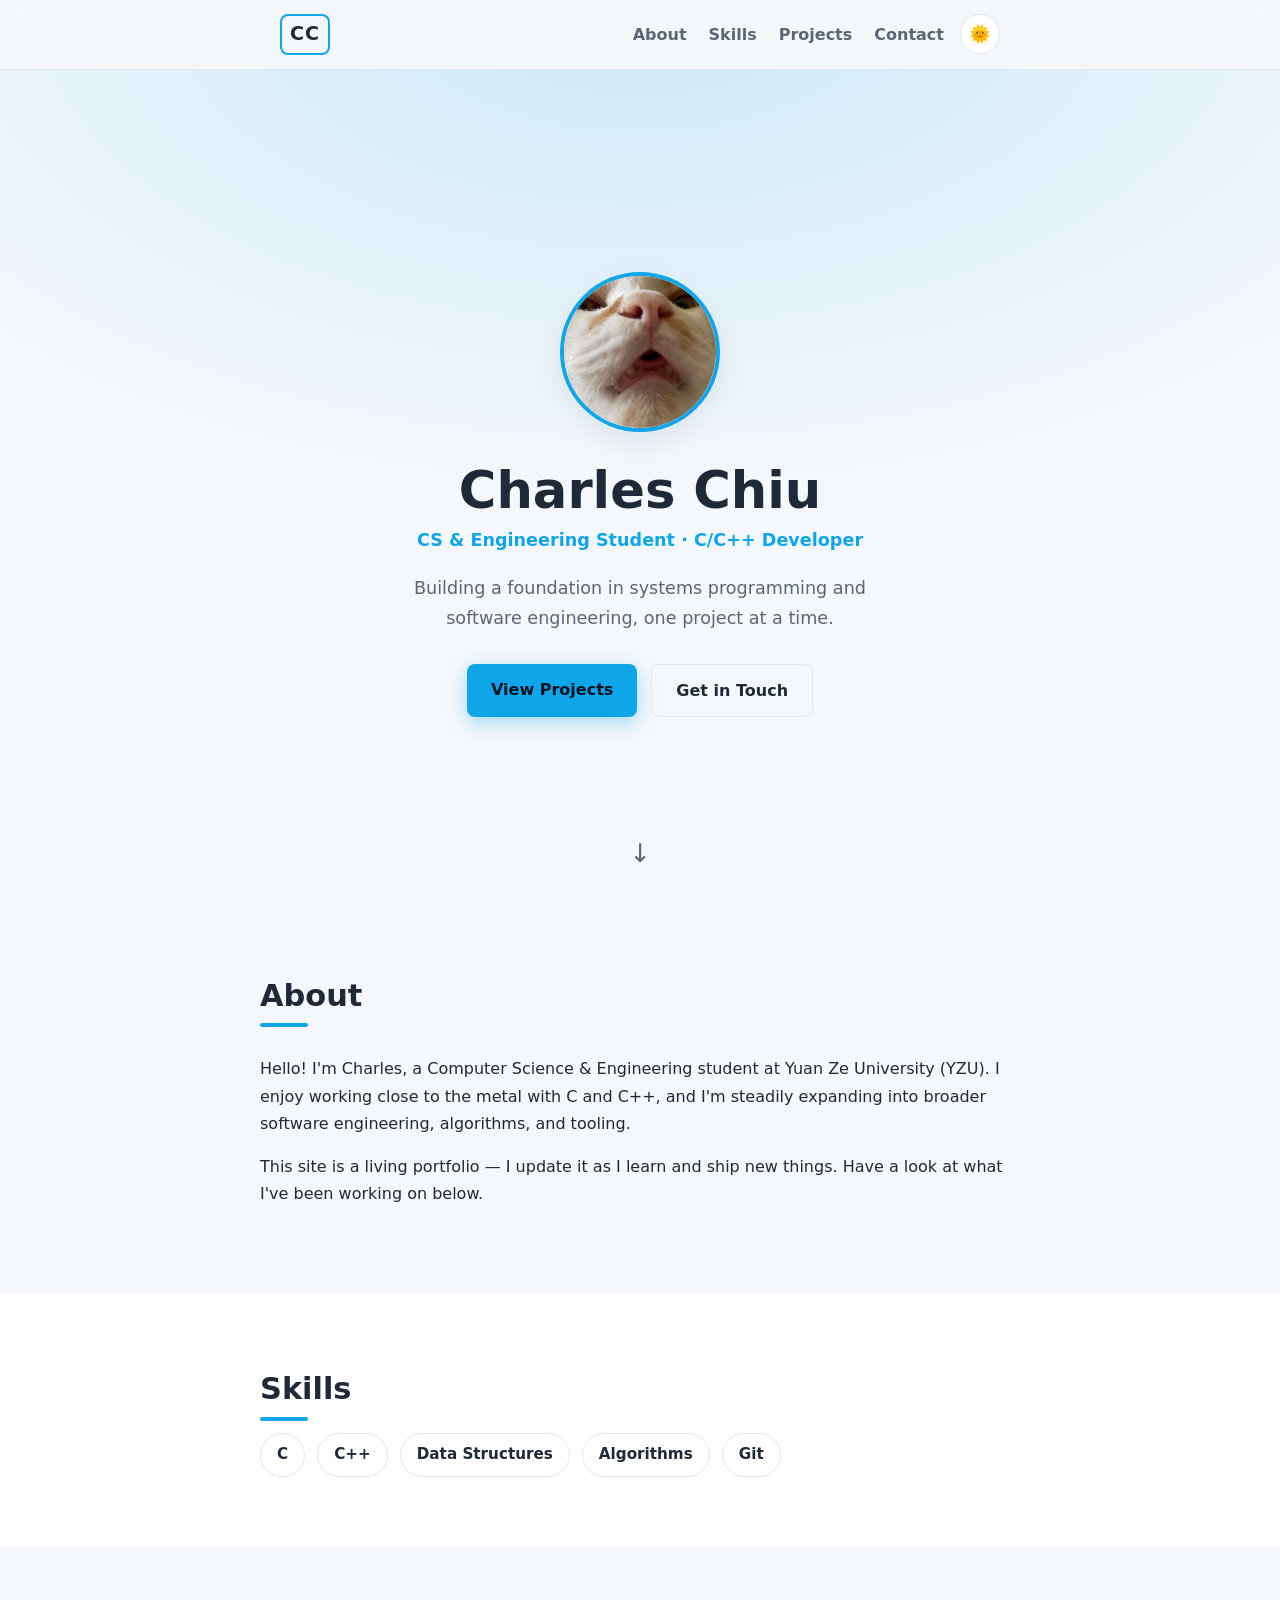
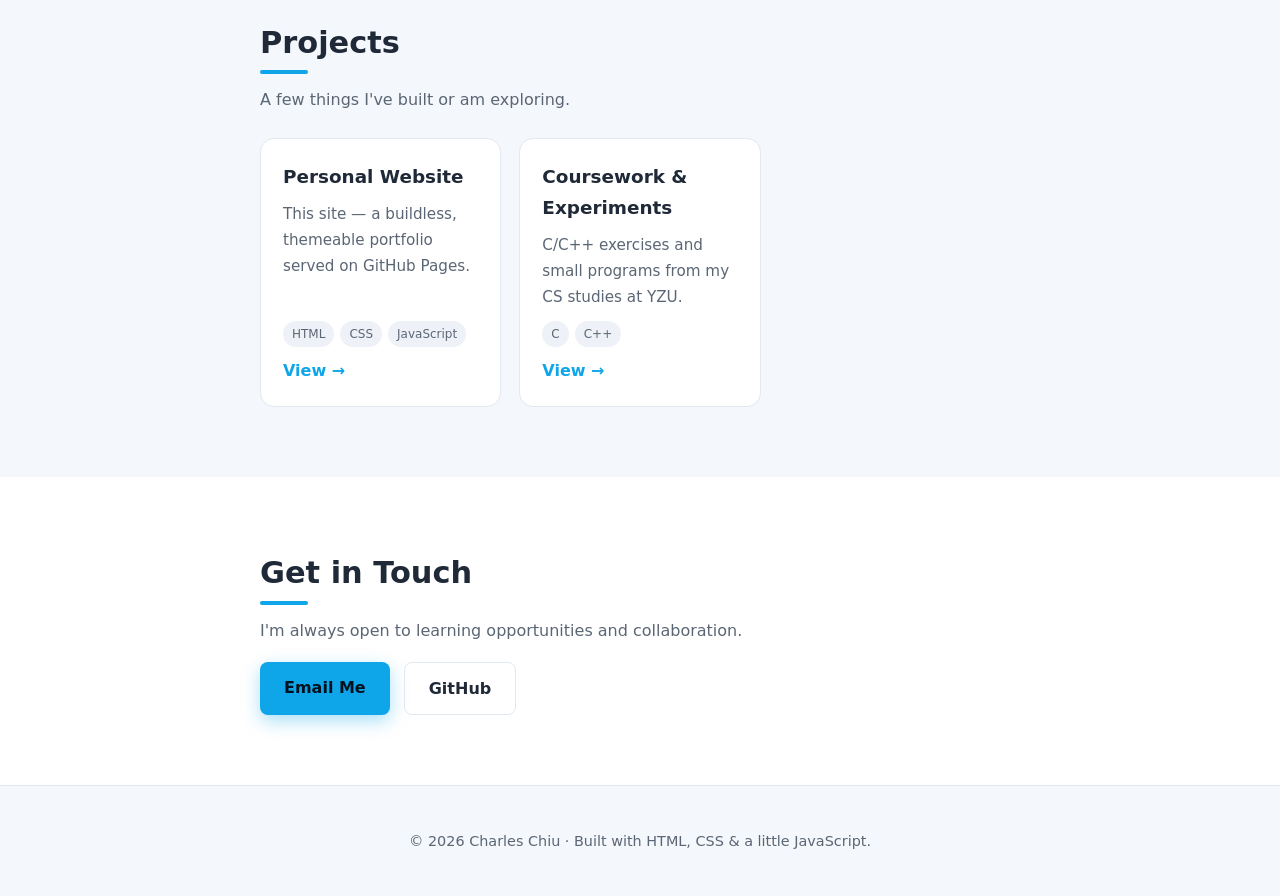
<file: index.html>
<!DOCTYPE html>
<html lang="en" data-theme="dark">
<head>
    <meta charset="UTF-8">
    <meta name="viewport" content="width=device-width, initial-scale=1.0">

    <!-- Primary meta -->
    <title>Charles Chiu — CS Student & Developer</title>
    <meta name="description" content="Charles Chiu — Computer Science & Engineering student at Yuan Ze University. C/C++ developer interested in systems programming and software engineering.">
    <meta name="author" content="Charles Chiu">
    <meta name="theme-color" content="#0f172a">

    <!-- Open Graph / social -->
    <meta property="og:type" content="website">
    <meta property="og:title" content="Charles Chiu — CS Student & Developer">
    <meta property="og:description" content="Computer Science & Engineering student at Yuan Ze University. C/C++ developer.">
    <meta property="og:image" content="https://charleschiu075.github.io/Photo.jpeg">
    <meta property="og:url" content="https://charleschiu075.github.io/">
    <meta name="twitter:card" content="summary">

    <!-- Favicon (inline SVG, no extra request) -->
    <link rel="icon" href="data:image/svg+xml,<svg xmlns='http://www.w3.org/2000/svg' viewBox='0 0 100 100'><text y='.9em' font-size='90'>👨‍💻</text></svg>">

    <!-- Set theme before paint to avoid flash of wrong theme -->
    <script>
        (function () {
            var t = localStorage.getItem("theme");
            if (!t) {
                t = (window.matchMedia &&
                    window.matchMedia("(prefers-color-scheme: light)").matches)
                    ? "light" : "dark";
            }
            document.documentElement.setAttribute("data-theme", t);
        })();
    </script>

    <link rel="preload" href="assets/css/style.css" as="style">
    <link rel="stylesheet" href="assets/css/style.css">

    <!-- Structured data for SEO -->
    <script type="application/ld+json">
    {
      "@context": "https://schema.org",
      "@type": "Person",
      "name": "Charles Chiu",
      "url": "https://charleschiu075.github.io/",
      "image": "https://charleschiu075.github.io/Photo.jpeg",
      "jobTitle": "Computer Science Student",
      "alumniOf": "Yuan Ze University",
      "knowsAbout": ["C", "C++", "Software Engineering"],
      "sameAs": ["https://github.com/charleschiu075"]
    }
    </script>
</head>
<body>
    <a class="skip-link" href="#main">Skip to content</a>

    <header class="site-header">
        <nav class="nav" aria-label="Primary">
            <a class="nav__brand" href="#top">CC</a>
            <ul class="nav__links">
                <li><a href="#about">About</a></li>
                <li><a href="#skills">Skills</a></li>
                <li><a href="#projects">Projects</a></li>
                <li><a href="#contact">Contact</a></li>
            </ul>
            <button id="theme-toggle" class="theme-toggle" type="button"
                    aria-label="Toggle color theme" title="Toggle theme">
                <span aria-hidden="true" class="theme-toggle__icon">🌙</span>
            </button>
        </nav>
    </header>

    <main id="main">
        <!-- Hero -->
        <section id="top" class="hero">
            <div class="hero__inner reveal">
                <img src="Photo.jpeg" alt="Portrait of Charles Chiu" class="hero__img" width="160" height="160">
                <h1 class="hero__name">Charles Chiu</h1>
                <p class="hero__role">CS &amp; Engineering Student · C/C++ Developer</p>
                <p class="hero__tagline">
                    Building a foundation in systems programming and software engineering,
                    one project at a time.
                </p>
                <div class="hero__actions">
                    <a class="btn btn--primary" href="#projects">View Projects</a>
                    <a class="btn btn--ghost" href="#contact">Get in Touch</a>
                </div>
            </div>
            <a class="hero__scroll" href="#about" aria-label="Scroll to about section">↓</a>
        </section>

        <!-- About -->
        <section id="about" class="section">
            <div class="section__inner reveal">
                <h2 class="section__title">About</h2>
                <p>
                    Hello! I'm Charles, a Computer Science &amp; Engineering student at
                    Yuan Ze University (YZU). I enjoy working close to the metal with
                    C and C++, and I'm steadily expanding into broader software
                    engineering, algorithms, and tooling.
                </p>
                <p>
                    This site is a living portfolio — I update it as I learn and ship
                    new things. Have a look at what I've been working on below.
                </p>
            </div>
        </section>

        <!-- Skills -->
        <section id="skills" class="section section--alt">
            <div class="section__inner reveal">
                <h2 class="section__title">Skills</h2>
                <ul class="skills" id="skills-list" aria-label="Technical skills">
                    <!-- rendered by JS from data; static fallback below -->
                    <li class="skill-tag">C</li>
                    <li class="skill-tag">C++</li>
                </ul>
            </div>
        </section>

        <!-- Projects -->
        <section id="projects" class="section">
            <div class="section__inner reveal">
                <h2 class="section__title">Projects</h2>
                <p class="section__lead">A few things I've built or am exploring.</p>
                <div class="projects" id="projects-grid">
                    <!-- rendered by JS from data/projects -->
                    <p class="projects__empty">Projects loading…</p>
                </div>
            </div>
        </section>

        <!-- Contact -->
        <section id="contact" class="section section--alt">
            <div class="section__inner reveal">
                <h2 class="section__title">Get in Touch</h2>
                <p class="section__lead">
                    I'm always open to learning opportunities and collaboration.
                </p>
                <div class="contact-links">
                    <a class="btn btn--primary" href="mailto:charleschiu0475@gmail.com">Email Me</a>
                    <a class="btn btn--ghost" href="https://github.com/charleschiu075" target="_blank" rel="noopener">GitHub</a>
                </div>
            </div>
        </section>
    </main>

    <footer class="site-footer">
        <p>© <span id="year"></span> Charles Chiu · Built with HTML, CSS &amp; a little JavaScript.</p>
    </footer>

    <script src="assets/js/main.js" defer></script>
</body>
</html>
</file>
<file: assets/css/style.css>
/* =========================================================
   Charles Chiu — personal site
   Design tokens (CSS custom properties) + theming
   ========================================================= */

:root {
    /* Dark theme (default) */
    --bg: #0f172a;
    --bg-alt: #131c31;
    --surface: #1e293b;
    --surface-2: #273449;
    --text: #e2e8f0;
    --text-muted: #94a3b8;
    --accent: #38bdf8;
    --accent-strong: #0ea5e9;
    --border: #2d3a52;
    --shadow: 0 10px 30px rgba(0, 0, 0, 0.4);

    --radius: 14px;
    --radius-sm: 8px;
    --max-width: 760px;
    --transition: 0.25s ease;

    --font: 'Segoe UI', system-ui, -apple-system, Roboto, Helvetica, Arial, sans-serif;
}

[data-theme="light"] {
    --bg: #f4f7fb;
    --bg-alt: #ffffff;
    --surface: #ffffff;
    --surface-2: #eef2f8;
    --text: #1f2937;
    --text-muted: #5b6675;
    --accent: #0ea5e9;
    --accent-strong: #0284c7;
    --border: #e2e8f0;
    --shadow: 0 10px 30px rgba(15, 23, 42, 0.08);
}

* { box-sizing: border-box; }

html { scroll-behavior: smooth; }

body {
    margin: 0;
    font-family: var(--font);
    background-color: var(--bg);
    color: var(--text);
    line-height: 1.7;
    -webkit-font-smoothing: antialiased;
    transition: background-color var(--transition), color var(--transition);
}

a { color: var(--accent); }

.skip-link {
    position: absolute;
    left: -999px;
    top: 0;
    background: var(--accent);
    color: #00121f;
    padding: 10px 16px;
    border-radius: 0 0 var(--radius-sm) 0;
    z-index: 100;
}
.skip-link:focus { left: 0; }

/* ---------- Header / nav ---------- */
.site-header {
    position: sticky;
    top: 0;
    z-index: 50;
    backdrop-filter: blur(10px);
    background: color-mix(in srgb, var(--bg) 80%, transparent);
    border-bottom: 1px solid var(--border);
}

.nav {
    max-width: var(--max-width);
    margin: 0 auto;
    padding: 14px 20px;
    display: flex;
    align-items: center;
    gap: 16px;
}

.nav__brand {
    font-weight: 800;
    letter-spacing: 1px;
    text-decoration: none;
    color: var(--text);
    font-size: 1.2rem;
    border: 2px solid var(--accent);
    border-radius: var(--radius-sm);
    padding: 2px 8px;
}

.nav__links {
    list-style: none;
    display: flex;
    gap: 22px;
    margin: 0;
    margin-left: auto;
    padding: 0;
}

.nav__links a {
    text-decoration: none;
    color: var(--text-muted);
    font-weight: 600;
    transition: color var(--transition);
}
.nav__links a:hover { color: var(--accent); }

.theme-toggle {
    background: var(--surface);
    border: 1px solid var(--border);
    color: var(--text);
    border-radius: 50%;
    width: 40px;
    height: 40px;
    cursor: pointer;
    font-size: 1.1rem;
    line-height: 1;
    transition: transform var(--transition), background var(--transition);
}
.theme-toggle:hover { transform: rotate(20deg); background: var(--surface-2); }

/* ---------- Hero ---------- */
.hero {
    min-height: calc(100vh - 70px);
    display: flex;
    flex-direction: column;
    align-items: center;
    justify-content: center;
    text-align: center;
    padding: 60px 20px 40px;
    position: relative;
    background:
        radial-gradient(900px 500px at 50% -10%,
            color-mix(in srgb, var(--accent) 18%, transparent), transparent);
}

.hero__inner { max-width: 620px; }

.hero__img {
    width: 160px;
    height: 160px;
    border-radius: 50%;
    object-fit: cover;
    border: 4px solid var(--accent);
    box-shadow: var(--shadow);
    margin-bottom: 22px;
}

.hero__name {
    font-size: clamp(2.2rem, 6vw, 3.2rem);
    margin: 0 0 8px;
    line-height: 1.1;
}

.hero__role {
    color: var(--accent);
    font-weight: 700;
    font-size: 1.1rem;
    margin: 0 0 18px;
}

.hero__tagline {
    color: var(--text-muted);
    font-size: 1.1rem;
    margin: 0 auto 30px;
    max-width: 480px;
}

.hero__actions {
    display: flex;
    gap: 14px;
    justify-content: center;
    flex-wrap: wrap;
}

.hero__scroll {
    position: absolute;
    bottom: 24px;
    font-size: 1.6rem;
    text-decoration: none;
    color: var(--text-muted);
    animation: bounce 2s infinite;
}

@keyframes bounce {
    0%, 100% { transform: translateY(0); }
    50% { transform: translateY(8px); }
}

/* ---------- Buttons ---------- */
.btn {
    display: inline-block;
    padding: 12px 24px;
    border-radius: var(--radius-sm);
    font-weight: 700;
    text-decoration: none;
    transition: transform var(--transition), background var(--transition), box-shadow var(--transition);
}
.btn:hover { transform: translateY(-2px); }

.btn--primary {
    background: var(--accent);
    color: #00121f;
    box-shadow: 0 6px 18px color-mix(in srgb, var(--accent) 35%, transparent);
}
.btn--primary:hover { background: var(--accent-strong); }

.btn--ghost {
    background: transparent;
    color: var(--text);
    border: 1px solid var(--border);
}
.btn--ghost:hover { border-color: var(--accent); color: var(--accent); }

/* ---------- Sections ---------- */
.section { padding: 70px 20px; }
.section--alt { background: var(--bg-alt); }

.section__inner {
    max-width: var(--max-width);
    margin: 0 auto;
}

.section__title {
    font-size: 1.9rem;
    margin: 0 0 18px;
    position: relative;
    display: inline-block;
}
.section__title::after {
    content: "";
    position: absolute;
    left: 0;
    bottom: -6px;
    width: 48px;
    height: 4px;
    border-radius: 2px;
    background: var(--accent);
}

.section__lead { color: var(--text-muted); margin-top: 0; }

/* ---------- Skills ---------- */
.skills {
    list-style: none;
    display: flex;
    flex-wrap: wrap;
    gap: 12px;
    padding: 0;
    margin: 0;
}

.skill-tag {
    background: var(--surface);
    border: 1px solid var(--border);
    color: var(--text);
    padding: 8px 16px;
    border-radius: 999px;
    font-weight: 600;
    font-size: 0.95rem;
    transition: transform var(--transition), border-color var(--transition);
}
.skill-tag:hover { transform: translateY(-2px); border-color: var(--accent); }

/* ---------- Projects ---------- */
.projects {
    display: grid;
    grid-template-columns: repeat(auto-fill, minmax(240px, 1fr));
    gap: 18px;
    margin-top: 24px;
}

.project-card {
    background: var(--surface);
    border: 1px solid var(--border);
    border-radius: var(--radius);
    padding: 22px;
    display: flex;
    flex-direction: column;
    gap: 10px;
    transition: transform var(--transition), border-color var(--transition), box-shadow var(--transition);
}
.project-card:hover {
    transform: translateY(-4px);
    border-color: var(--accent);
    box-shadow: var(--shadow);
}

.project-card__title { margin: 0; font-size: 1.15rem; }
.project-card__desc { margin: 0; color: var(--text-muted); font-size: 0.95rem; flex: 1; }

.project-card__tags {
    display: flex;
    flex-wrap: wrap;
    gap: 6px;
    list-style: none;
    padding: 0;
    margin: 0;
}
.project-card__tags li {
    font-size: 0.75rem;
    background: var(--surface-2);
    color: var(--text-muted);
    padding: 3px 9px;
    border-radius: 999px;
}

.project-card__link {
    font-weight: 700;
    text-decoration: none;
    align-self: flex-start;
}
.project-card__link::after { content: " →"; }

.projects__empty { color: var(--text-muted); }

/* ---------- Contact ---------- */
.contact-links {
    display: flex;
    gap: 14px;
    flex-wrap: wrap;
    margin-top: 18px;
}

/* ---------- Footer ---------- */
.site-footer {
    border-top: 1px solid var(--border);
    text-align: center;
    padding: 28px 20px;
    color: var(--text-muted);
    font-size: 0.9rem;
}

/* ---------- Scroll reveal ---------- */
.reveal {
    opacity: 0;
    transform: translateY(24px);
    transition: opacity 0.6s ease, transform 0.6s ease;
}
.reveal.is-visible {
    opacity: 1;
    transform: none;
}

/* ---------- Responsive ---------- */
@media (max-width: 560px) {
    .nav__links { display: none; }
    .nav__brand { margin-right: auto; }
}

/* ---------- Reduced motion ---------- */
@media (prefers-reduced-motion: reduce) {
    html { scroll-behavior: auto; }
    *, *::before, *::after {
        animation: none !important;
        transition: none !important;
    }
    .reveal { opacity: 1; transform: none; }
}
</file>
